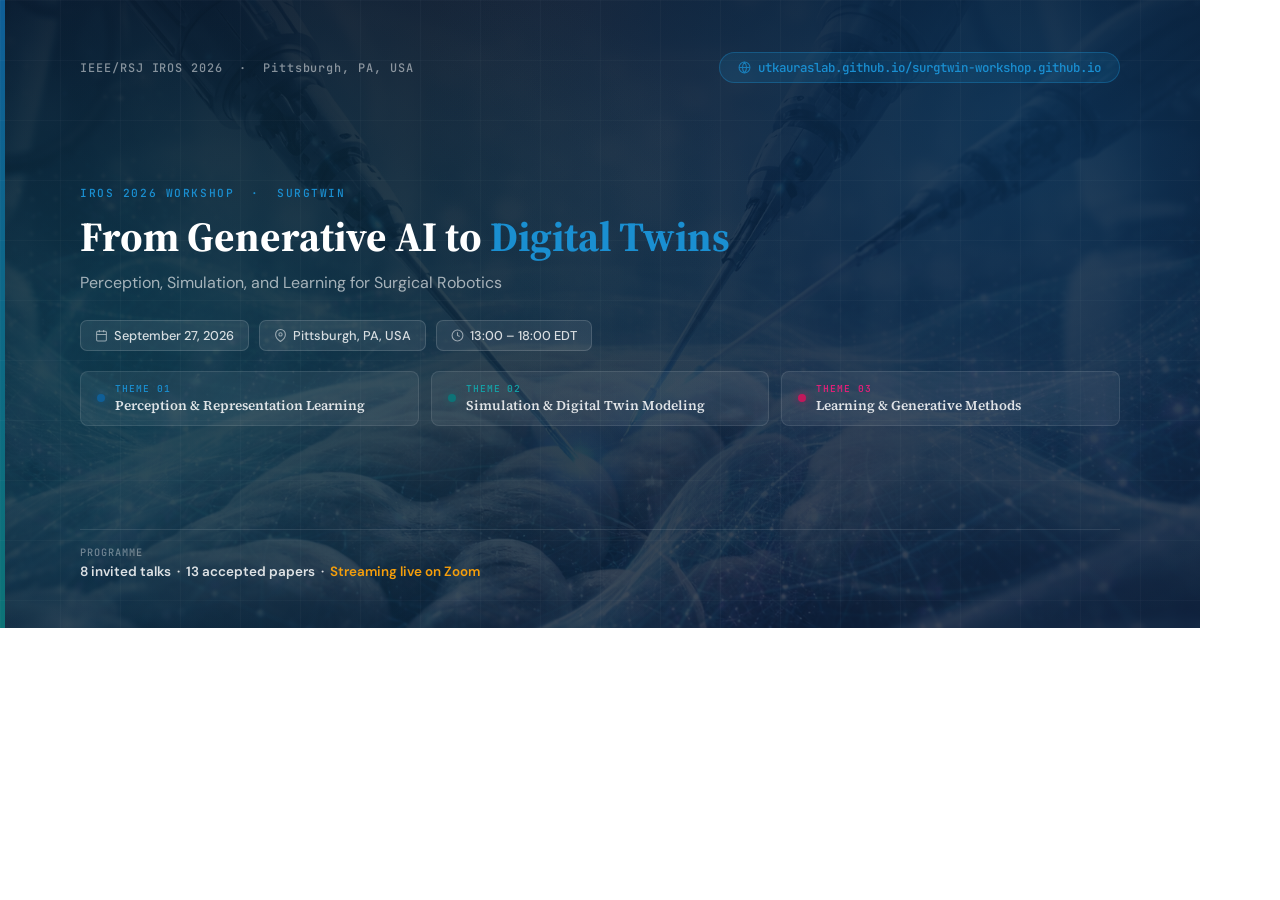
<file: banner.html>
<!DOCTYPE html>
<html lang="en">
<head>
    <meta charset="UTF-8">
    <meta name="viewport" content="width=1200">
    <title>SurgTwin Banner</title>
    <link rel="preconnect" href="https://fonts.googleapis.com">
    <link rel="preconnect" href="https://fonts.gstatic.com" crossorigin>
    <link href="https://fonts.googleapis.com/css2?family=Source+Serif+4:opsz,wght@8..60,300;8..60,400;8..60,600;8..60,700&family=DM+Sans:opsz,wght@9..40,300;9..40,400;9..40,500;9..40,600;9..40,700&family=JetBrains+Mono:wght@400;500&display=swap" rel="stylesheet">
    <style>
        * { margin: 0; padding: 0; box-sizing: border-box; }

        body {
            width: 1200px;
            height: 628px;
            overflow: hidden;
            font-family: 'DM Sans', sans-serif;
            -webkit-font-smoothing: antialiased;
        }

        .banner {
            width: 1200px;
            height: 628px;
            background:
                linear-gradient(rgba(8, 20, 40, 0.93), rgba(8, 20, 40, 0.78)),
                url("images/hero_banner.png") center/cover no-repeat,
                linear-gradient(135deg, #0c2340 0%, #1a3a5c 30%, #0f5e97 60%, #0d7377 100%);
            position: relative;
            display: flex;
            flex-direction: column;
            justify-content: space-between;
            padding: 52px 80px 48px;
            overflow: hidden;
        }

        .banner::before {
            content: '';
            position: absolute;
            inset: 0;
            background:
                radial-gradient(ellipse 700px 500px at 10% 60%, rgba(13,115,119,0.28), transparent),
                radial-gradient(ellipse 600px 500px at 85% 20%, rgba(15,94,151,0.32), transparent);
            pointer-events: none;
        }

        .banner::after {
            content: '';
            position: absolute;
            inset: 0;
            background-image:
                linear-gradient(rgba(255,255,255,0.025) 1px, transparent 1px),
                linear-gradient(90deg, rgba(255,255,255,0.025) 1px, transparent 1px);
            background-size: 60px 60px;
            pointer-events: none;
        }

        .accent-bar {
            position: absolute;
            left: 0; top: 0; bottom: 0;
            width: 5px;
            background: linear-gradient(to bottom, #0f5e97, #0d7377);
        }

        .inner {
            position: relative;
            z-index: 1;
            display: flex;
            flex-direction: column;
            height: 100%;
            justify-content: space-between;
        }

        /* top */
        .top-bar {
            display: flex;
            align-items: center;
            justify-content: space-between;
        }

        .iros-badge {
            font-family: 'JetBrains Mono', monospace;
            font-size: 0.74rem;
            font-weight: 500;
            color: rgba(255,255,255,0.5);
            letter-spacing: 0.08em;
        }

        .url-pill {
            display: inline-flex;
            align-items: center;
            gap: 7px;
            background: rgba(26,143,209,0.15);
            border: 1px solid rgba(26,143,209,0.35);
            color: #1a8fd1;
            font-family: 'JetBrains Mono', monospace;
            font-size: 0.78rem;
            font-weight: 500;
            padding: 6px 18px;
            border-radius: 100px;
        }

        .url-pill svg { width: 13px; height: 13px; opacity: 0.8; }

        /* main */
        .main {
            display: flex;
            flex-direction: column;
        }

        .workshop-label {
            font-family: 'JetBrains Mono', monospace;
            font-size: 0.7rem;
            font-weight: 500;
            color: #1a8fd1;
            letter-spacing: 0.14em;
            text-transform: uppercase;
            margin-bottom: 12px;
        }

        h1 {
            font-family: 'Source Serif 4', serif;
            font-weight: 700;
            font-size: 2.6rem;
            color: #fff;
            line-height: 1.18;
            margin-bottom: 10px;
        }

        h1 span { color: #1a8fd1; }

        .subtitle {
            font-size: 1rem;
            color: rgba(255,255,255,0.62);
            font-weight: 400;
            line-height: 1.55;
            margin-bottom: 24px;
        }

        /* meta pills */
        .meta-row {
            display: flex;
            gap: 10px;
            margin-bottom: 20px;
        }

        .meta-pill {
            display: inline-flex;
            align-items: center;
            gap: 6px;
            background: rgba(255,255,255,0.08);
            border: 1px solid rgba(255,255,255,0.14);
            color: rgba(255,255,255,0.82);
            font-size: 0.8rem;
            font-weight: 500;
            padding: 6px 14px;
            border-radius: 7px;
        }

        .meta-pill svg { width: 13px; height: 13px; opacity: 0.65; flex-shrink: 0; }

        /* themes row */
        .themes-row {
            display: flex;
            gap: 12px;
        }

        .theme-chip {
            display: flex;
            align-items: center;
            gap: 10px;
            background: rgba(255,255,255,0.06);
            border: 1px solid rgba(255,255,255,0.1);
            border-radius: 8px;
            padding: 10px 16px;
            flex: 1;
        }

        .theme-dot {
            width: 8px;
            height: 8px;
            border-radius: 50%;
            flex-shrink: 0;
        }

        .t1 .theme-dot { background: #0f5e97; box-shadow: 0 0 8px rgba(15,94,151,0.6); }
        .t2 .theme-dot { background: #0d7377; box-shadow: 0 0 8px rgba(13,115,119,0.6); }
        .t3 .theme-dot { background: #c2185b; box-shadow: 0 0 8px rgba(194,24,91,0.6); }

        .theme-chip-num {
            font-family: 'JetBrains Mono', monospace;
            font-size: 0.6rem;
            font-weight: 500;
            letter-spacing: 0.1em;
            text-transform: uppercase;
            margin-bottom: 2px;
        }

        .t1 .theme-chip-num { color: #1a8fd1; }
        .t2 .theme-chip-num { color: #14a3a8; }
        .t3 .theme-chip-num { color: #e91e7a; }

        .theme-chip-title {
            font-family: 'Source Serif 4', serif;
            font-weight: 600;
            font-size: 0.84rem;
            color: rgba(255,255,255,0.85);
            line-height: 1.3;
        }

        /* bottom */
        .bottom-bar {
            display: flex;
            align-items: center;
            justify-content: space-between;
            padding-top: 16px;
            border-top: 1px solid rgba(255,255,255,0.1);
        }

        .cfp-label {
            font-family: 'JetBrains Mono', monospace;
            font-size: 0.64rem;
            font-weight: 500;
            color: rgba(255,255,255,0.38);
            letter-spacing: 0.1em;
            text-transform: uppercase;
            margin-bottom: 4px;
        }

        .cfp-value {
            font-size: 0.84rem;
            font-weight: 600;
            color: rgba(255,255,255,0.85);
        }

        .cfp-value .deadline { color: #f59e0b; }
    </style>
</head>
<body>
<div class="banner">
    <div class="accent-bar"></div>
    <div class="inner">

        <div class="top-bar">
            <div class="iros-badge">IEEE/RSJ IROS 2026 &nbsp;·&nbsp; Pittsburgh, PA, USA</div>
            <div class="url-pill">
                <svg viewBox="0 0 24 24" fill="none" stroke="currentColor" stroke-width="2"><circle cx="12" cy="12" r="10"/><path d="M2 12h20M12 2a15.3 15.3 0 010 20M12 2a15.3 15.3 0 000 20"/></svg>
                utkauraslab.github.io/surgtwin-workshop.github.io
            </div>
        </div>

        <div class="main">
            <div class="workshop-label">IROS 2026 Workshop &nbsp;·&nbsp; SurgTwin</div>
            <h1>From Generative AI to <span>Digital Twins</span></h1>
            <p class="subtitle">Perception, Simulation, and Learning for Surgical Robotics</p>
            <div class="meta-row">
                <div class="meta-pill">
                    <svg viewBox="0 0 24 24" fill="none" stroke="currentColor" stroke-width="2"><rect x="3" y="4" width="18" height="18" rx="2"/><path d="M16 2v4M8 2v4M3 10h18"/></svg>
                    September 27, 2026
                </div>
                <div class="meta-pill">
                    <svg viewBox="0 0 24 24" fill="none" stroke="currentColor" stroke-width="2"><path d="M21 10c0 7-9 13-9 13s-9-6-9-13a9 9 0 1118 0z"/><circle cx="12" cy="10" r="3"/></svg>
                    Pittsburgh, PA, USA
                </div>
                <div class="meta-pill">
                    <svg viewBox="0 0 24 24" fill="none" stroke="currentColor" stroke-width="2"><circle cx="12" cy="12" r="10"/><path d="M12 6v6l4 2"/></svg>
                    13:00 &ndash; 18:00 EDT
                </div>
            </div>
            <div class="themes-row">
                <div class="theme-chip t1">
                    <span class="theme-dot"></span>
                    <div class="theme-chip-text">
                        <div class="theme-chip-num">Theme 01</div>
                        <div class="theme-chip-title">Perception &amp; Representation Learning</div>
                    </div>
                </div>
                <div class="theme-chip t2">
                    <span class="theme-dot"></span>
                    <div class="theme-chip-text">
                        <div class="theme-chip-num">Theme 02</div>
                        <div class="theme-chip-title">Simulation &amp; Digital Twin Modeling</div>
                    </div>
                </div>
                <div class="theme-chip t3">
                    <span class="theme-dot"></span>
                    <div class="theme-chip-text">
                        <div class="theme-chip-num">Theme 03</div>
                        <div class="theme-chip-title">Learning &amp; Generative Methods</div>
                    </div>
                </div>
            </div>
        </div>

        <div class="bottom-bar">
            <div>
                <div class="cfp-label">Programme</div>
                <div class="cfp-value">8 invited talks &nbsp;·&nbsp; 13 accepted papers &nbsp;·&nbsp; <span class="deadline">Streaming live on Zoom</span></div>
            </div>
        </div>

    </div>
</div>
</body>
</html>
</file>
